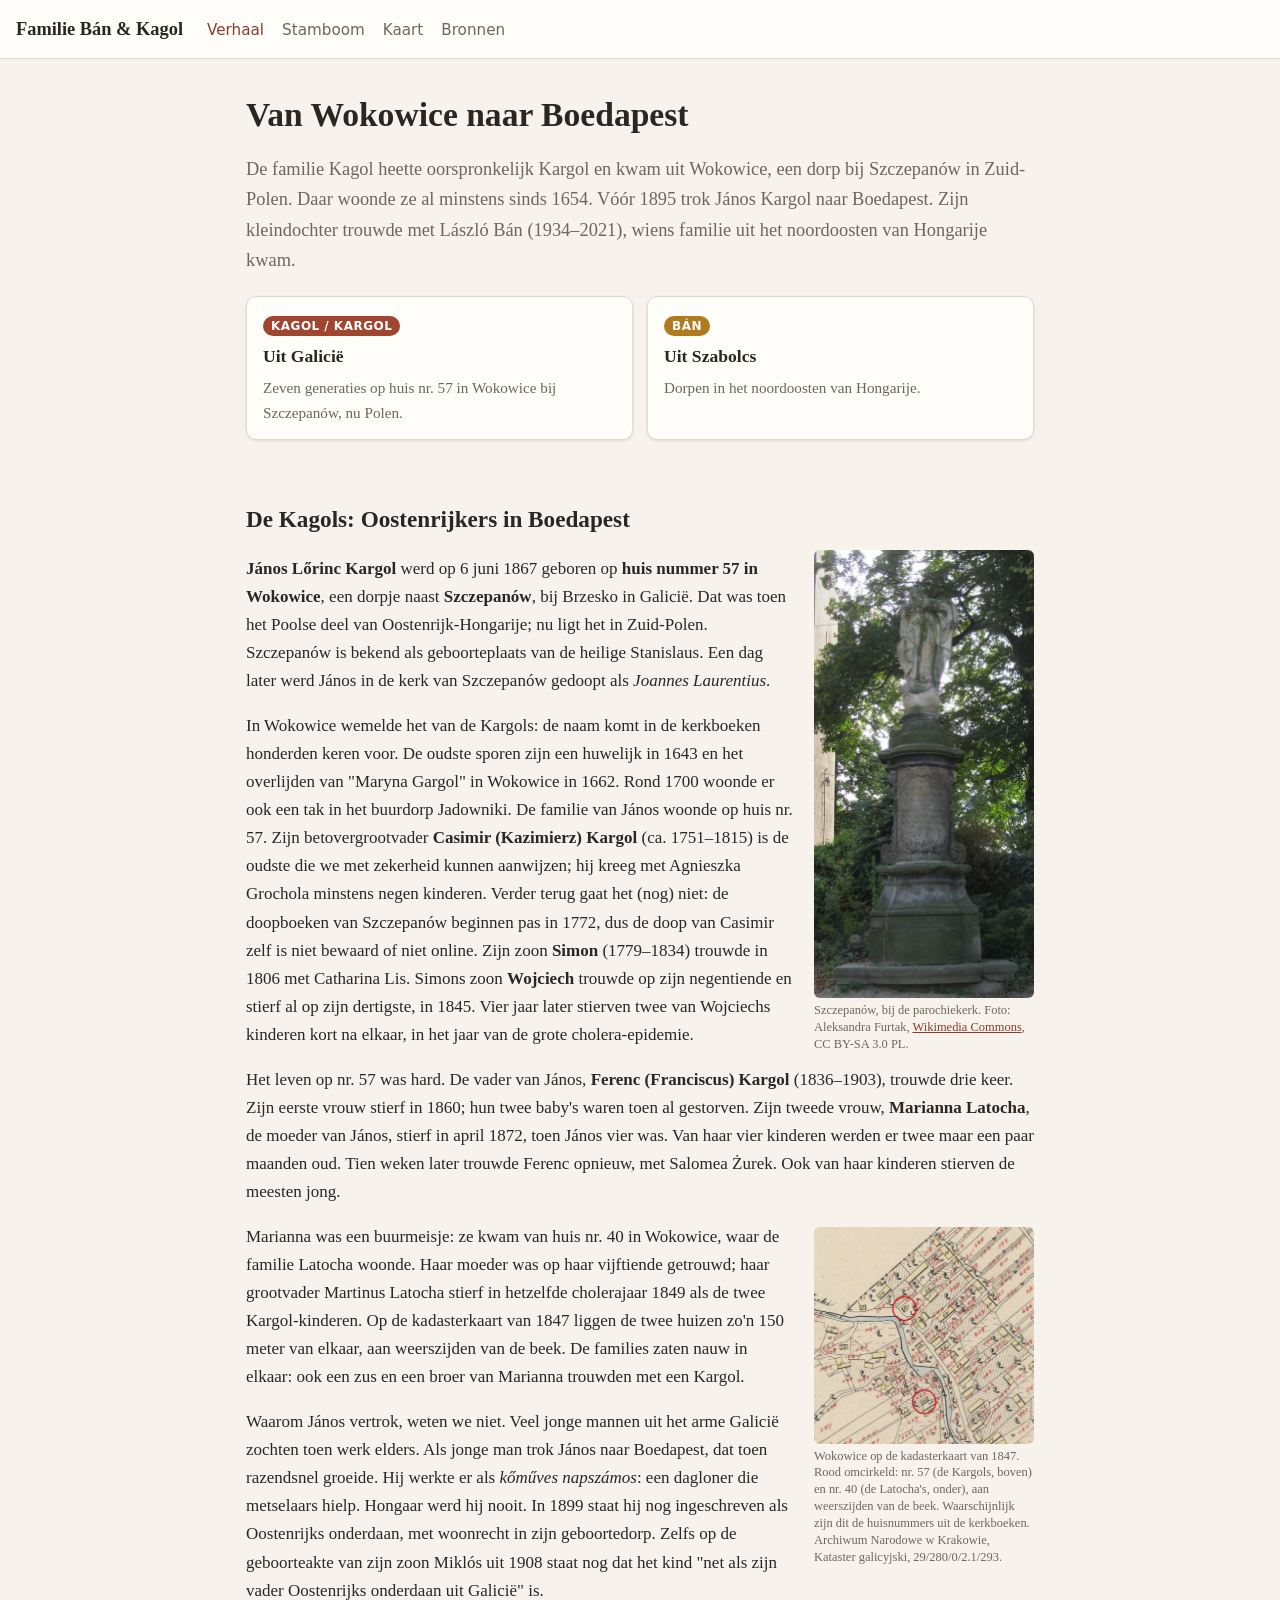
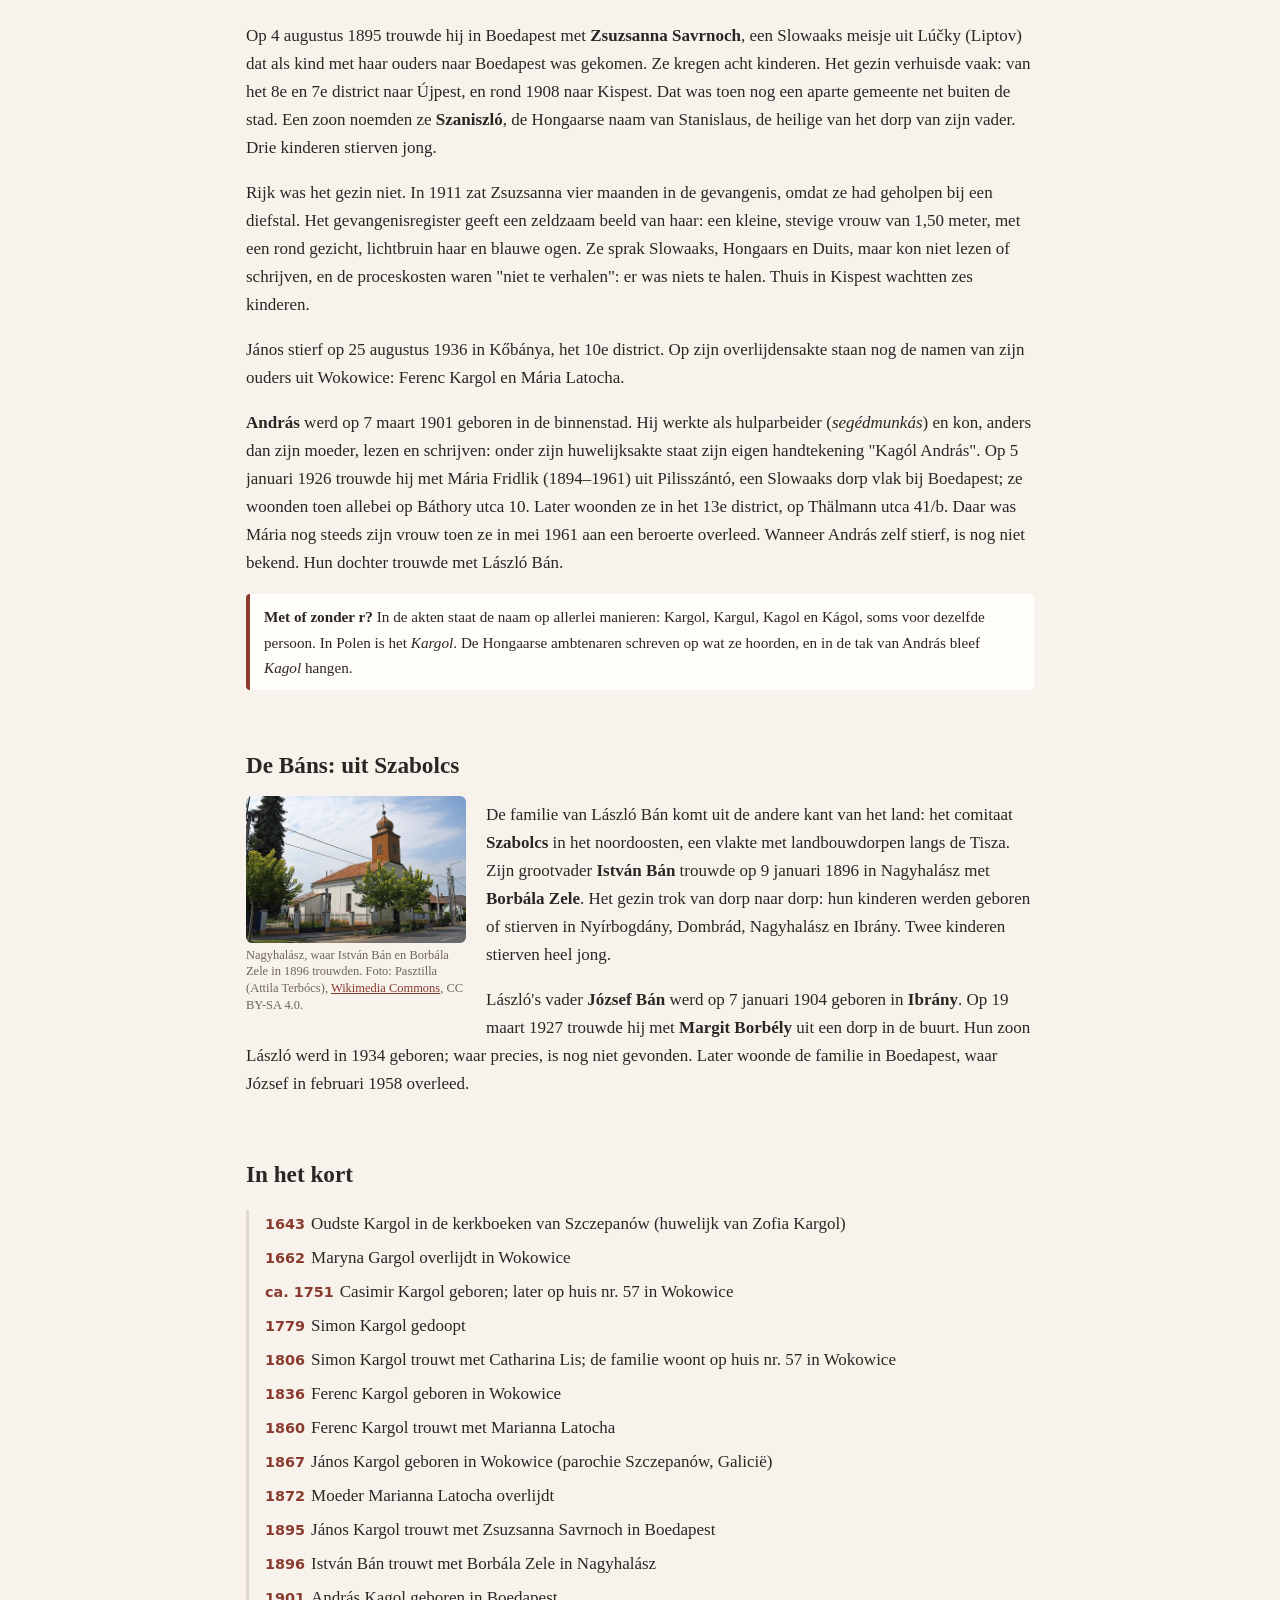
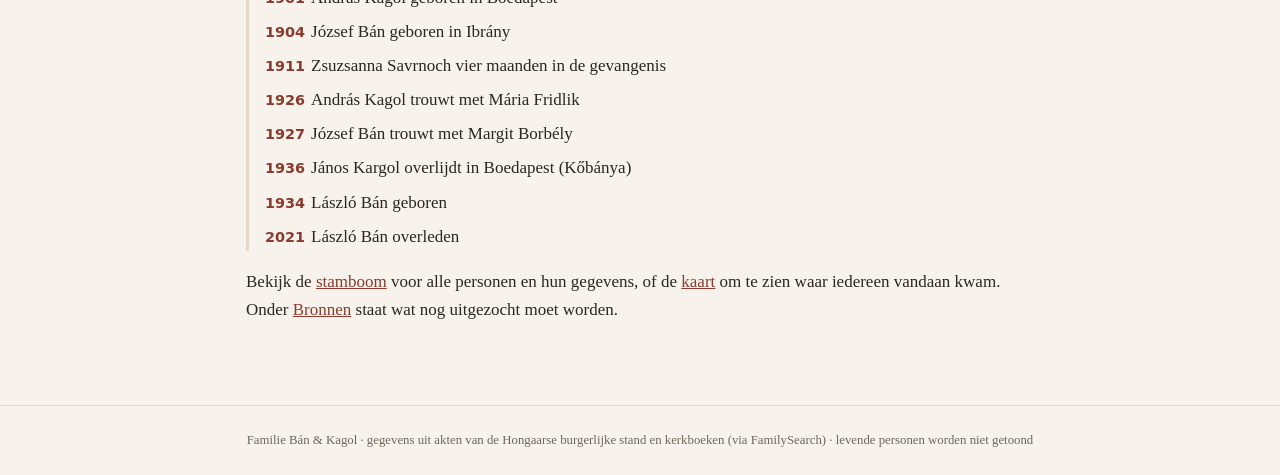
<file: index.html>
<!doctype html>
<html lang="nl">
<head>
<meta charset="utf-8">
<meta name="viewport" content="width=device-width, initial-scale=1">
<title>Familie Bán &amp; Kagol</title>
<meta name="description" content="De familie Kagol (Kargol): van Wokowice bij Szczepanów in Galicië naar Boedapest, en de familie Bán uit Szabolcs.">
<link rel="stylesheet" href="css/style.css">
</head>
<body>
<header class="site">
  <a class="brand" href="index.html">Familie Bán &amp; Kagol</a>
  <nav><a class="active" href="index.html">Verhaal</a><a href="stamboom.html">Stamboom</a><a href="kaart.html">Kaart</a><a href="bronnen.html">Bronnen</a></nav>
</header>
<main>
  <h1>Van Wokowice naar Boedapest</h1>
  <p class="lead">De familie Kagol heette oorspronkelijk Kargol en kwam uit Wokowice, een dorp bij Szczepanów in
  Zuid-Polen. Daar woonde ze al minstens sinds 1654. Vóór 1895 trok János Kargol naar Boedapest. Zijn kleindochter trouwde met
  László Bán (1934–2021), wiens familie uit het noordoosten van Hongarije kwam.</p>

  <div class="cards">
    <a class="card" href="#kargol"><span class="line-tag t-kargol">Kagol / Kargol</span><h3>Uit Galicië</h3><p>Zeven generaties op huis nr. 57 in Wokowice bij Szczepanów, nu Polen.</p></a>
    <a class="card" href="#ban"><span class="line-tag t-ban">Bán</span><h3>Uit Szabolcs</h3><p>Dorpen in het noordoosten van Hongarije.</p></a>
  </div>

  <section class="story" id="kargol">
    <h2>De Kagols: Oostenrijkers in Boedapest</h2>
    <figure class="photo"><img src="assets/img/szczepanow.jpg" alt="Monument voor de parochiekerk van Szczepanów" loading="lazy">
      <figcaption>Szczepanów, bij de parochiekerk. Foto: Aleksandra Furtak, <a href="https://commons.wikimedia.org/wiki/File:Ko%C5%9Bci%C3%B3%C5%82_w_Szczepanowie_01aw.jpg">Wikimedia Commons</a>, CC BY-SA 3.0 PL.</figcaption></figure>
    <p><b>János Lőrinc Kargol</b> werd op 6 juni 1867 geboren op <b>huis nummer 57 in Wokowice</b>, een dorpje naast
    <b>Szczepanów</b>, bij Brzesko in Galicië. Dat was toen het Poolse deel van Oostenrijk-Hongarije; nu ligt het in
    Zuid-Polen. Szczepanów is bekend als geboorteplaats van de heilige Stanislaus. Een dag later werd János in de kerk
    van Szczepanów gedoopt als <i>Joannes Laurentius</i>.</p>
    <p>In Wokowice wemelde het van de Kargols: de naam komt in de kerkboeken honderden keren voor. De oudste sporen zijn
    een huwelijk in 1643 en het overlijden van "Maryna Gargol" in Wokowice in 1662. Rond 1700 woonde er ook een tak in
    het buurdorp Jadowniki. De familie van János woonde op huis nr. 57. Zijn betovergrootvader <b>Casimir
    (Kazimierz) Kargol</b> (ca. 1751–1815) is de oudste die we met zekerheid kunnen aanwijzen; hij kreeg met Agnieszka
    Grochola minstens negen kinderen. Verder terug gaat het (nog) niet: de doopboeken van Szczepanów beginnen pas in
    1772, dus de doop van Casimir zelf is niet bewaard of niet online. Zijn zoon <b>Simon</b> (1779–1834) trouwde in
    1806 met Catharina Lis. Simons zoon <b>Wojciech</b> trouwde op zijn
    negentiende en stierf al op zijn dertigste, in 1845. Vier jaar later stierven twee van Wojciechs kinderen kort na
    elkaar, in het jaar van de grote cholera-epidemie.</p>
    <p>Het leven op nr. 57 was hard. De vader van János, <b>Ferenc (Franciscus) Kargol</b> (1836–1903), trouwde drie keer.
    Zijn eerste vrouw stierf in 1860; hun twee baby's waren toen al gestorven. Zijn tweede vrouw, <b>Marianna Latocha</b>, de moeder van
    János, stierf in april 1872, toen János vier was. Van haar vier kinderen werden er twee maar een paar maanden oud.
    Tien weken later trouwde Ferenc opnieuw, met Salomea Żurek. Ook van haar kinderen stierven de meesten jong.</p>
    <figure class="photo"><img src="assets/img/wokowice1847.jpg" alt="Kadasterkaart van Wokowice uit 1847 met de huizen 57 en 40" loading="lazy">
      <figcaption>Wokowice op de kadasterkaart van 1847. Rood omcirkeld: nr. 57 (de Kargols, boven) en nr. 40 (de
      Latocha's, onder), aan weerszijden van de beek. Waarschijnlijk zijn dit de huisnummers uit de kerkboeken.
      Archiwum Narodowe w Krakowie, Kataster galicyjski, 29/280/0/2.1/293.</figcaption></figure>
    <p>Marianna was een buurmeisje: ze kwam van huis nr. 40 in Wokowice, waar de familie Latocha woonde. Haar moeder
    was op haar vijftiende getrouwd; haar grootvader Martinus Latocha stierf in hetzelfde cholerajaar 1849 als de twee
    Kargol-kinderen. Op de kadasterkaart van 1847 liggen de twee huizen zo'n 150 meter van elkaar, aan weerszijden van de beek. De families zaten nauw in elkaar: ook een zus en een broer van Marianna trouwden met een Kargol.</p>
    <p>Waarom János vertrok, weten we niet. Veel jonge mannen uit het arme Galicië zochten toen werk elders. Als jonge
    man trok János naar Boedapest, dat toen razendsnel groeide. Hij werkte er als <i>kőműves napszámos</i>:
    een dagloner die metselaars hielp. Hongaar werd hij nooit. In 1899 staat hij nog ingeschreven als Oostenrijks
    onderdaan, met woonrecht in zijn geboortedorp. Zelfs op de geboorteakte van zijn zoon Miklós uit 1908 staat nog dat
    het kind "net als zijn vader Oostenrijks onderdaan uit Galicië" is.</p>
    <p>Op 4 augustus 1895 trouwde hij in Boedapest met <b>Zsuzsanna Savrnoch</b>, een Slowaaks meisje uit Lúčky
    (Liptov) dat als kind met haar ouders naar Boedapest was gekomen. Ze kregen acht kinderen. Het gezin
    verhuisde vaak: van het 8e en 7e district naar Újpest, en rond 1908 naar Kispest. Dat was toen nog een aparte
    gemeente net buiten de stad. Een zoon
    noemden ze <b>Szaniszló</b>, de Hongaarse naam van Stanislaus, de heilige van het dorp van zijn vader. Drie kinderen
    stierven jong.</p>
    <p>Rijk was het gezin niet. In 1911 zat Zsuzsanna vier maanden in de gevangenis, omdat ze had geholpen bij een
    diefstal. Het gevangenisregister geeft een zeldzaam beeld van haar: een kleine, stevige vrouw van 1,50 meter, met een
    rond gezicht, lichtbruin haar en blauwe ogen. Ze sprak Slowaaks, Hongaars en Duits, maar kon niet lezen of schrijven,
    en de proceskosten waren "niet te verhalen": er was niets te halen. Thuis in Kispest wachtten zes kinderen.</p>
    <p>János stierf op 25 augustus 1936 in Kőbánya, het 10e district. Op zijn overlijdensakte staan nog de namen van zijn
    ouders uit Wokowice: Ferenc Kargol en Mária Latocha.</p>
    <p><b>András</b> werd op 7 maart 1901 geboren in de binnenstad. Hij werkte als hulparbeider (<i>segédmunkás</i>) en
    kon, anders dan zijn moeder, lezen en schrijven: onder zijn huwelijksakte staat zijn eigen handtekening "Kagól
    András". Op 5 januari 1926 trouwde hij met Mária Fridlik (1894–1961) uit Pilisszántó, een Slowaaks dorp vlak bij
    Boedapest; ze woonden toen allebei op Báthory utca 10. Later woonden ze in het 13e district, op Thälmann utca 41/b.
    Daar was Mária nog steeds zijn vrouw toen ze in mei 1961 aan een beroerte overleed. Wanneer András zelf stierf, is
    nog niet bekend. Hun dochter trouwde met László Bán.</p>
    <div class="note"><b>Met of zonder r?</b> In de akten staat de naam op allerlei manieren: Kargol, Kargul, Kagol en
    Kágol, soms voor dezelfde persoon. In Polen is het <i>Kargol</i>. De Hongaarse ambtenaren schreven op wat ze hoorden,
    en in de tak van András bleef <i>Kagol</i> hangen.</div>
  </section>

  <section class="story" id="ban">
    <h2>De Báns: uit Szabolcs</h2>
    <figure class="photo left"><img src="assets/img/nagyhalasz.jpg" alt="Katholieke kerk van Nagyhalász" loading="lazy">
      <figcaption>Nagyhalász, waar István Bán en Borbála Zele in 1896 trouwden. Foto: Pasztilla (Attila Terbócs), <a href="https://commons.wikimedia.org/wiki/File:Nagyhal%C3%A1sz,_r%C3%B3mai_katolikus_templom_2023_01.jpg">Wikimedia Commons</a>, CC BY-SA 4.0.</figcaption></figure>
    <p>De familie van László Bán komt uit de andere kant van het land: het comitaat <b>Szabolcs</b> in het noordoosten,
    een vlakte met landbouwdorpen langs de Tisza. Zijn grootvader <b>István Bán</b> trouwde op 9 januari 1896 in
    Nagyhalász met <b>Borbála Zele</b>. Het gezin trok van dorp naar dorp: hun kinderen werden geboren of stierven in
    Nyírbogdány, Dombrád, Nagyhalász en Ibrány. Twee kinderen stierven heel jong.</p>
    <p>László's vader <b>József Bán</b> werd op 7 januari 1904 geboren in <b>Ibrány</b>. Op 19 maart 1927 trouwde hij met
    <b>Margit Borbély</b> uit een dorp in de buurt. Hun zoon László werd in 1934 geboren; waar precies, is nog niet gevonden. Later woonde de familie in
    Boedapest, waar József in februari 1958 overleed.</p>
  </section>

  <section class="story">
    <h2>In het kort</h2>
    <div class="timeline">
      <div><b>1643</b>Oudste Kargol in de kerkboeken van Szczepanów (huwelijk van Zofia Kargol)</div>
      <div><b>1662</b>Maryna Gargol overlijdt in Wokowice</div>
      <div><b>ca. 1751</b>Casimir Kargol geboren; later op huis nr. 57 in Wokowice</div>
      <div><b>1779</b>Simon Kargol gedoopt</div>
      <div><b>1806</b>Simon Kargol trouwt met Catharina Lis; de familie woont op huis nr. 57 in Wokowice</div>
      <div><b>1836</b>Ferenc Kargol geboren in Wokowice</div>
      <div><b>1860</b>Ferenc Kargol trouwt met Marianna Latocha</div>
      <div><b>1867</b>János Kargol geboren in Wokowice (parochie Szczepanów, Galicië)</div>
      <div><b>1872</b>Moeder Marianna Latocha overlijdt</div>
      <div><b>1895</b>János Kargol trouwt met Zsuzsanna Savrnoch in Boedapest</div>
      <div><b>1896</b>István Bán trouwt met Borbála Zele in Nagyhalász</div>
      <div><b>1901</b>András Kagol geboren in Boedapest</div>
      <div><b>1904</b>József Bán geboren in Ibrány</div>
      <div><b>1911</b>Zsuzsanna Savrnoch vier maanden in de gevangenis</div>
      <div><b>1926</b>András Kagol trouwt met Mária Fridlik</div>
      <div><b>1927</b>József Bán trouwt met Margit Borbély</div>
      <div><b>1936</b>János Kargol overlijdt in Boedapest (Kőbánya)</div>
      <div><b>1934</b>László Bán geboren</div>
      <div><b>2021</b>László Bán overleden</div>
    </div>
    <p>Bekijk de <a href="stamboom.html">stamboom</a> voor alle personen en hun gegevens, of de <a href="kaart.html">kaart</a>
    om te zien waar iedereen vandaan kwam. Onder <a href="bronnen.html">Bronnen</a> staat wat nog uitgezocht moet worden.</p>
  </section>
</main>
<footer>Familie Bán &amp; Kagol · gegevens uit akten van de Hongaarse burgerlijke stand en kerkboeken (via FamilySearch) · levende personen worden niet getoond</footer>
</body>
</html>
</file>
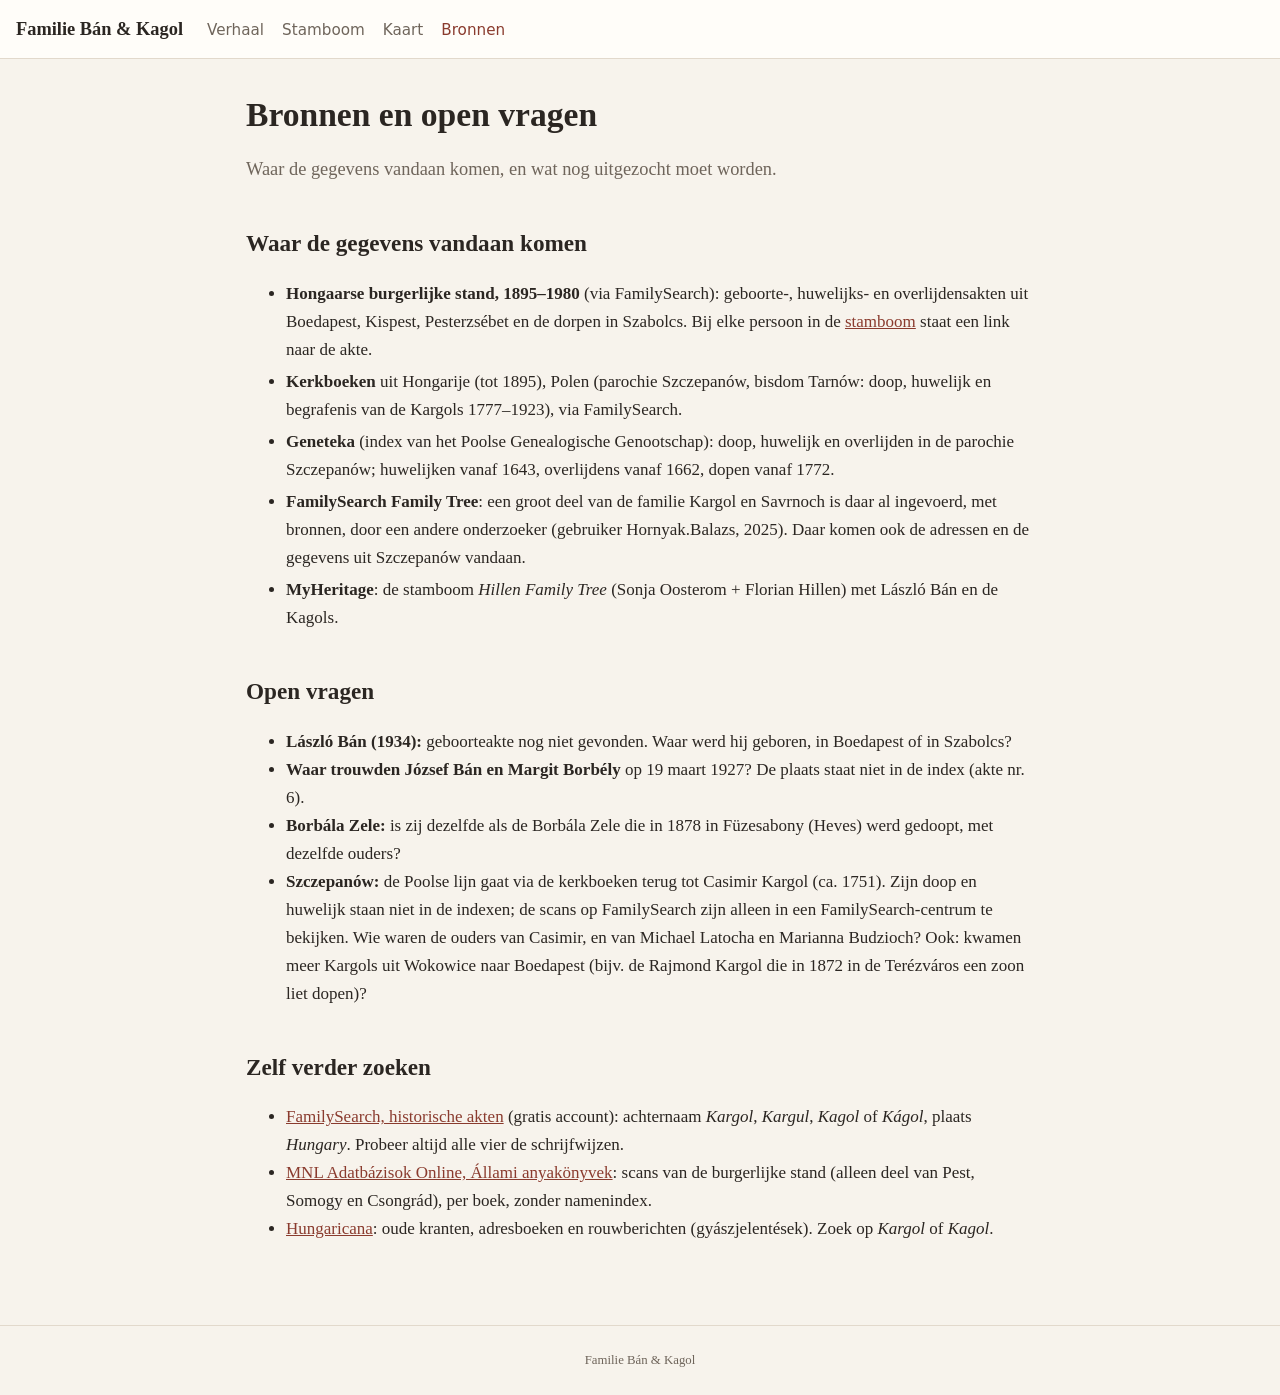
<file: bronnen.html>
<!doctype html>
<html lang="nl">
<head>
<meta charset="utf-8">
<meta name="viewport" content="width=device-width, initial-scale=1">
<title>Bronnen · Familie Bán &amp; Kagol</title>
<link rel="stylesheet" href="css/style.css">
</head>
<body>
<header class="site">
  <a class="brand" href="index.html">Familie Bán &amp; Kagol</a>
  <nav><a href="index.html">Verhaal</a><a href="stamboom.html">Stamboom</a><a href="kaart.html">Kaart</a><a class="active" href="bronnen.html">Bronnen</a></nav>
</header>
<main>
  <h1>Bronnen en open vragen</h1>
  <p class="lead">Waar de gegevens vandaan komen, en wat nog uitgezocht moet worden.</p>

  <h2>Waar de gegevens vandaan komen</h2>
  <ul class="sources">
    <li><b>Hongaarse burgerlijke stand, 1895–1980</b> (via FamilySearch): geboorte-, huwelijks- en overlijdensakten uit
      Boedapest, Kispest, Pesterzsébet en de dorpen in Szabolcs. Bij elke persoon in de <a href="stamboom.html">stamboom</a>
      staat een link naar de akte.</li>
    <li><b>Kerkboeken</b> uit Hongarije (tot 1895), Polen (parochie Szczepanów, bisdom Tarnów: doop, huwelijk en begrafenis van de Kargols 1777–1923), via FamilySearch.</li>
    <li><b>Geneteka</b> (index van het Poolse Genealogische Genootschap): doop, huwelijk en overlijden in de parochie
      Szczepanów; huwelijken vanaf 1643, overlijdens vanaf 1662, dopen vanaf 1772.</li>
    <li><b>FamilySearch Family Tree</b>: een groot deel van de familie Kargol en Savrnoch is daar al ingevoerd, met bronnen,
      door een andere onderzoeker (gebruiker Hornyak.Balazs, 2025). Daar komen ook de adressen en de gegevens uit Szczepanów vandaan.</li>
    <li><b>MyHeritage</b>: de stamboom <i>Hillen Family Tree</i> (Sonja Oosterom + Florian Hillen) met László Bán en de Kagols.</li>
  </ul>

  <h2>Open vragen</h2>
  <ul>
    <li><b>László Bán (1934):</b> geboorteakte nog niet gevonden. Waar werd hij geboren, in Boedapest of in Szabolcs?</li>
    <li><b>Waar trouwden József Bán en Margit Borbély</b> op 19 maart 1927? De plaats staat niet in de index (akte nr. 6).</li>
    <li><b>Borbála Zele:</b> is zij dezelfde als de Borbála Zele die in 1878 in Füzesabony (Heves) werd gedoopt, met dezelfde ouders?</li>
    <li><b>Szczepanów:</b> de Poolse lijn gaat via de kerkboeken terug tot Casimir Kargol (ca. 1751). Zijn doop en huwelijk staan niet in de indexen; de scans op FamilySearch zijn alleen in een FamilySearch-centrum te bekijken. Wie waren de ouders van Casimir, en van Michael Latocha en Marianna Budzioch? Ook: kwamen meer Kargols uit Wokowice naar Boedapest (bijv. de Rajmond Kargol die in 1872 in de Terézváros een zoon liet dopen)?</li>
  </ul>

  <h2>Zelf verder zoeken</h2>
  <ul>
    <li><a href="https://www.familysearch.org/search/record/results">FamilySearch, historische akten</a> (gratis account):
      achternaam <i>Kargol</i>, <i>Kargul</i>, <i>Kagol</i> of <i>Kágol</i>, plaats <i>Hungary</i>. Probeer altijd alle vier de schrijfwijzen.</li>
    <li><a href="https://adatbazisokonline.mnl.gov.hu/adatbazis/allami-anyakonyvek">MNL Adatbázisok Online, Állami anyakönyvek</a>:
      scans van de burgerlijke stand (alleen deel van Pest, Somogy en Csongrád), per boek, zonder namenindex.</li>
    <li><a href="https://hungaricana.hu/">Hungaricana</a>: oude kranten, adresboeken en rouwberichten (gyászjelentések). Zoek op <i>Kargol</i> of <i>Kagol</i>.</li>
  </ul>
</main>
<footer>Familie Bán &amp; Kagol</footer>
</body>
</html>
</file>
<file: css/style.css>
:root {
  --bg: #f7f3ec;
  --paper: #fffdf9;
  --ink: #2b2622;
  --muted: #6f655b;
  --rule: #e2d9cc;
  --accent: #8a3b2e;
  --kargol: #a0452f;
  --savrnoch: #3f7a4f;
  --fridlik: #2f5f8f;
  --ban: #b07a1e;
  --borbely: #6f4a8a;
  --shadow: 0 1px 3px rgba(60, 40, 20, .12);
}
@media (prefers-color-scheme: dark) {
  :root:not([data-theme="light"]) {
    --bg: #1d1a17; --paper: #262220; --ink: #efe7dc; --muted: #b3a797; --rule: #3d3631; --accent: #e08a74;
    --kargol: #e0876e; --savrnoch: #7fc08f; --fridlik: #7fb0e0; --ban: #e0b35e; --borbely: #b797d0;
    --shadow: 0 1px 3px rgba(0, 0, 0, .4);
  }
}
* { box-sizing: border-box; }
html { -webkit-text-size-adjust: 100%; }
body {
  margin: 0; background: var(--bg); color: var(--ink);
  font: 17px/1.65 "Source Serif 4", Georgia, "Times New Roman", serif;
}
a { color: var(--accent); }
header.site {
  background: var(--paper); border-bottom: 1px solid var(--rule);
  padding: 14px 16px; display: flex; flex-wrap: wrap; gap: 8px 24px; align-items: baseline;
}
header.site .brand { font-weight: 700; font-size: 1.15rem; color: var(--ink); text-decoration: none; }
header.site nav { display: flex; gap: 18px; flex-wrap: wrap; font-family: system-ui, sans-serif; font-size: .95rem; }
header.site nav a { color: var(--muted); text-decoration: none; }
header.site nav a.active, header.site nav a:hover { color: var(--accent); }
main { max-width: 820px; margin: 0 auto; padding: 24px 16px 64px; }
main.wide { max-width: none; padding: 0; }
h1 { font-size: 2.1rem; line-height: 1.2; margin: 12px 0 8px; }
h2 { font-size: 1.45rem; margin: 40px 0 8px; }
h3 { font-size: 1.1rem; margin: 24px 0 4px; }
.lead { font-size: 1.15rem; color: var(--muted); }
.small { font-size: .88rem; color: var(--muted); }
.line-tag {
  display: inline-block; font: 600 .75rem/1 system-ui, sans-serif; letter-spacing: .04em; text-transform: uppercase;
  padding: 4px 8px; border-radius: 99px; color: #fff; margin-bottom: 6px;
}
.t-kargol { background: var(--kargol); } .t-savrnoch { background: var(--savrnoch); } .t-fridlik { background: var(--fridlik); }
.t-ban { background: var(--ban); } .t-borbely { background: var(--borbely); }
@media (prefers-color-scheme: dark) { :root:not([data-theme="light"]) .line-tag { color: #1d1a17; } }

.cards { display: grid; grid-template-columns: repeat(auto-fit, minmax(230px, 1fr)); gap: 14px; margin: 20px 0; }
.card {
  background: var(--paper); border: 1px solid var(--rule); border-radius: 10px; padding: 14px 16px; box-shadow: var(--shadow);
  text-decoration: none; color: inherit; display: block;
}
.card h3 { margin: 0 0 4px; }
.card p { margin: 0; font-size: .95rem; color: var(--muted); }

figure.photo { float: right; width: 220px; margin: 4px 0 12px 20px; }
figure.photo.left { float: left; margin: 4px 20px 12px 0; }
figure.photo img { width: 100%; border-radius: 6px; display: block; }
figure.photo figcaption { font-size: .78rem; color: var(--muted); line-height: 1.35; margin-top: 4px; }
section.story { overflow: hidden; }
@media (max-width: 560px) { figure.photo, figure.photo.left { float: none; width: 100%; max-width: 320px; margin: 8px 0 14px; } }

.timeline { border-left: 3px solid var(--rule); margin: 16px 0; padding-left: 16px; }
.timeline div { margin: 6px 0; }
.timeline b { font-family: system-ui, sans-serif; font-size: .9rem; color: var(--accent); margin-right: 6px; }

.note {
  background: var(--paper); border-left: 4px solid var(--accent); padding: 10px 14px; border-radius: 4px; margin: 16px 0;
  font-size: .95rem;
}
ul.sources li { margin: 4px 0; }
footer { text-align: center; color: var(--muted); font-size: .8rem; padding: 24px 16px; border-top: 1px solid var(--rule); }

/* Tree page */
.tree-wrap { display: flex; height: calc(100vh - 58px); min-height: 480px; }
#tree { flex: 1; position: relative; overflow: hidden; background: var(--bg); }
#tree svg { width: 100%; height: 100%; display: block; cursor: grab; }
#panel {
  width: 380px; max-width: 100%; background: var(--paper); border-left: 1px solid var(--rule); overflow-y: auto; padding: 16px;
}
@media (max-width: 800px) {
  .tree-wrap { flex-direction: column; height: auto; }
  #tree { flex: none; height: 62vh; }
  #panel { width: 100%; border-left: 0; border-top: 1px solid var(--rule); }
}
.couple rect { fill: var(--paper); stroke: var(--rule); stroke-width: 1.2; }
.couple.selected rect { stroke: var(--accent); stroke-width: 2.5; }
.couple .bar { stroke: none; }
.couple text { fill: var(--ink); font: 13px system-ui, sans-serif; }
.couple text.years { fill: var(--muted); font-size: 11.5px; }
.couple text.amp { fill: var(--muted); font-size: 11px; }
.couple.unknown rect { stroke-dasharray: 4 3; fill: none; }
.couple.unknown text { fill: var(--muted); font-style: italic; }
.link { fill: none; stroke: var(--muted); stroke-opacity: .5; stroke-width: 1.4; }
.tree-help {
  position: absolute; left: 12px; bottom: 10px; font: 12px system-ui, sans-serif; color: var(--muted);
  background: var(--paper); padding: 4px 8px; border-radius: 6px; border: 1px solid var(--rule);
}
.zoom-btns { position: absolute; right: 12px; top: 12px; display: flex; flex-direction: column; gap: 6px; }
.zoom-btns button {
  width: 34px; height: 34px; border-radius: 8px; border: 1px solid var(--rule); background: var(--paper); color: var(--ink);
  font-size: 18px; cursor: pointer;
}
#panel h2 { margin: 0 0 4px; font-size: 1.25rem; }
#panel .person { border-top: 1px solid var(--rule); padding-top: 10px; margin-top: 12px; }
#panel .person h3 { margin: 0; }
#panel .dates { font: .88rem system-ui, sans-serif; color: var(--muted); }
#panel p { font-size: .95rem; margin: 6px 0; }
#panel ul { padding-left: 18px; margin: 6px 0; font-size: .93rem; }
#panel .src { font-size: .8rem; }
#panel .src a { margin-right: 8px; }

/* Map page */
#map { height: calc(100vh - 58px); min-height: 420px; }
.legend { background: var(--paper); color: var(--ink); padding: 8px 10px; border-radius: 8px; font: 13px system-ui, sans-serif; box-shadow: var(--shadow); }
.legend div { display: flex; align-items: center; gap: 6px; margin: 2px 0; }
.legend span.sw { width: 14px; height: 4px; border-radius: 2px; display: inline-block; }
</file>
